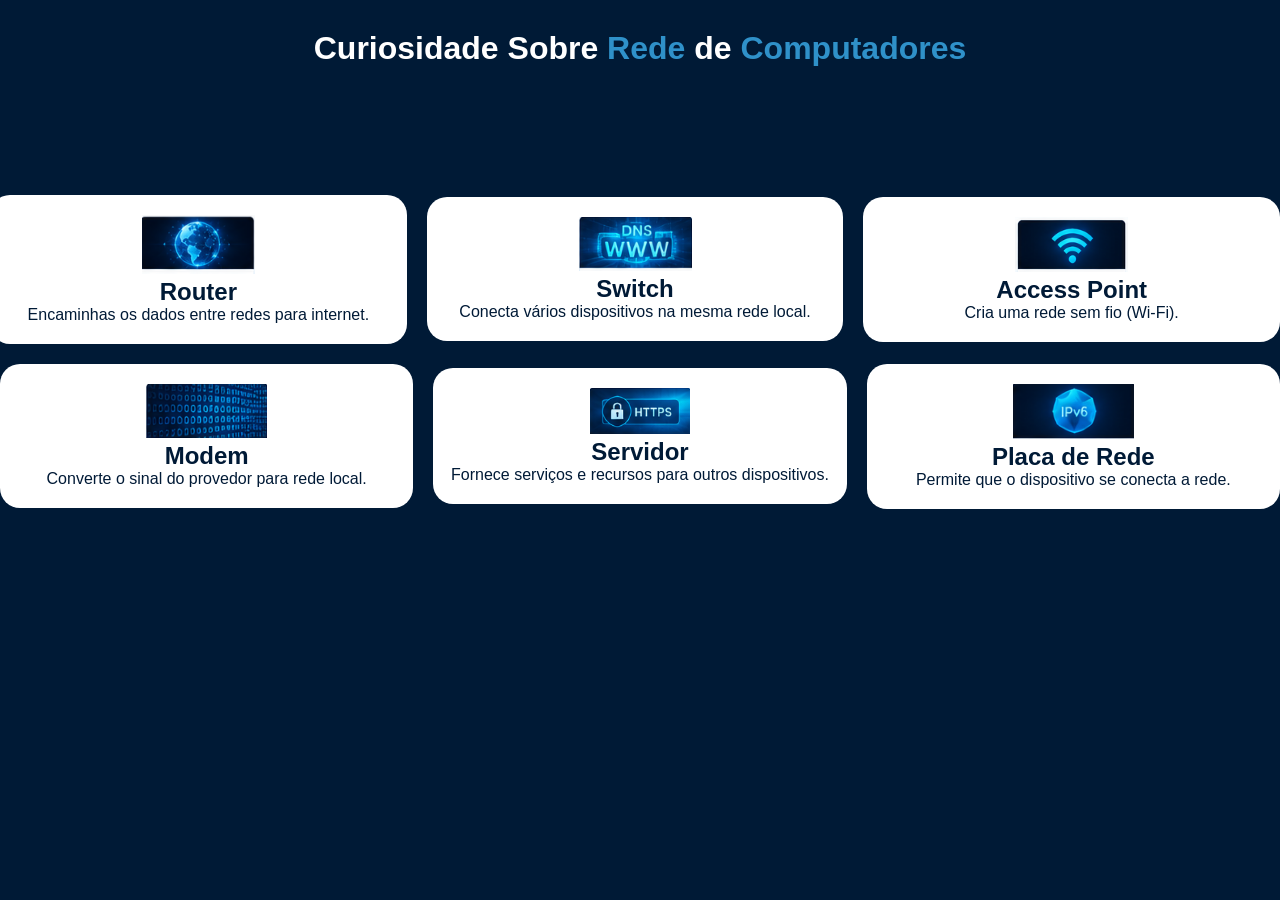
<file: curios.html>
<!DOCTYPE html>
<html lang="pt">
<head>
    <meta charset="UTF-8">
    <meta name="viewport" content="width=device-width, initial-scale=1.0">
    <link rel="stylesheet" href="css/styles.css">
    <link rel="shortcut icon" href="imagen/lognh 1.png" type="image/x-icon">
    <title>Rede de Computador</title>
</head>
<body>
    <div class="topp">
        <h1>Curiosidade Sobre <strong>Rede</strong> de <strong>Computadores</strong> <br> <p class="ep">Você sabia que...?</p></h1>
    </div>
     <main>
        <header>
            
            <div class="quadr" style="padding: 20px 20px;">
                <img src="imagen/b.png" alt="">
                <h2>Router</h2>
                <p>Encaminhas os dados entre redes para internet.</p>
            </div>
            <div class="quadr" style="padding: 20px 20px;">
                <img src="imagen/c.png" alt="" >
                <h2>Switch</h2>
                <p>Conecta vários dispositivos na mesma rede local.</p>
            </div>
            <div class="quadr" style="padding: 20px 20px;">
                <img src="imagen/d.png" alt="">
                <h2>Access Point</h2>
                <p>Cria uma rede sem fio (Wi-Fi).</p>
            </div>
            
        </header>

        <article>
            
            <div class="quadr" style="padding: 20px 5px;">
                <img src="imagen/001.png" alt="">
                <h2>Modem</h2>
                <p>Converte o sinal do provedor para rede local.</p>
            </div>
            <div class="quadr" style="padding: 20px 5px;">
                <img src="imagen/htpp.png" alt="" style="width: 25%;">
                <h2>Servidor</h2>
                <p>Fornece serviços e recursos para outros dispositivos.</p>
            </div>
            <div class="quadr" style="padding: 20px 5px;">
                <img src="imagen/ipv.png" alt="" style="width: 30%;">
                <h2>Placa de Rede</h2>
                <p>Permite que o dispositivo se conecta a rede.</p>
            </div>
        </article>
        
    </main>
</body>
</html>
</file>
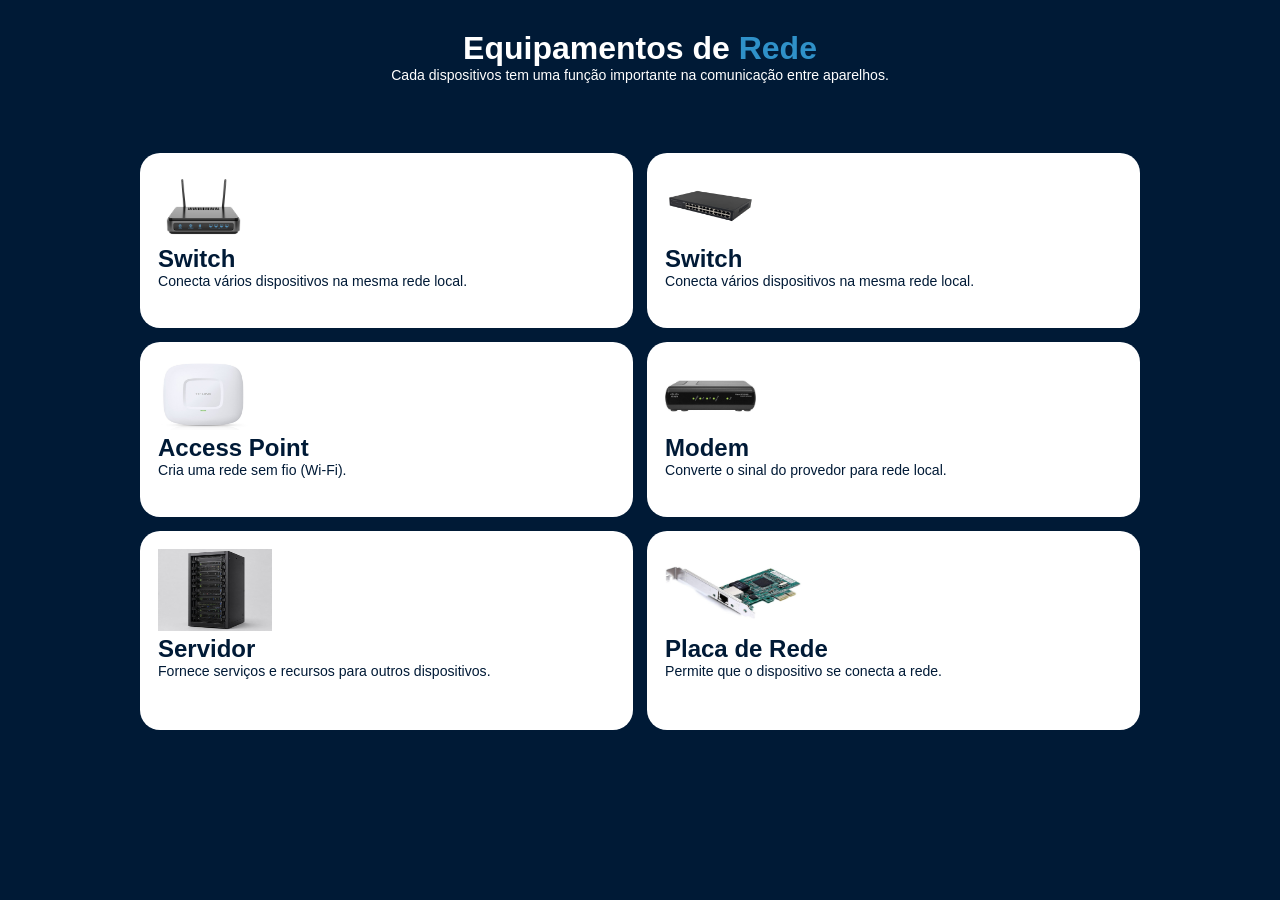
<file: equip.html>
<!DOCTYPE html>
<html lang="pt">
<head>
    <meta charset="UTF-8">
    <meta name="viewport" content="width=device-width, initial-scale=1.0">
    <link rel="stylesheet" href="css/equ.css">
    <link rel="shortcut icon" href="imagen/lognh 1.png" type="image/x-icon">
    <title>Rede de Computador</title>
</head>
<body>
    <div class="topp">
        <h1>Equipamentos de <strong>Rede</strong></h1>
        <p class="ep">Cada dispositivos tem uma função importante na comunicação entre aparelhos.</p>
    </div>
    <main>
        <div class="fac">
            <div class="fa">
                <img src="imagen/MetroNet - Profile.png" alt="">
                <div>
                    <h2>Switch</h2>
                    <p>Conecta vários dispositivos na mesma rede local.</p>
                </div>
            </div>
            <div class="fa">
                <img src="imagen/NS-101-24_1024x (1).jpg" alt="" style="width: 20%;">
                <div>
                    <h2>Switch</h2>
                    <p>Conecta vários dispositivos na mesma rede local.</p>
                </div>
            </div>
            <div class="fa">
                <img src="imagen/55-EAP225_0.png" alt="" style="width: 20%;">
                <div>
                    <h2>Access Point</h2>
                    <p>Cria uma rede sem fio (Wi-Fi).</p>
                </div>
            </div>
            <div class="fa">
                <img src="imagen/Cisco_3000_800x.jpg" alt="">
                <div>
                    <h2>Modem</h2>
                    <p>Converte o sinal do provedor para rede local.</p>
                </div>
            </div>
            <div class="fa">
                <img src="imagen/product-enterprise-servers.png" alt="" style="width: 25%;">
                <div>
                    <h2>Servidor</h2>
                    <p>Fornece serviços e recursos para outros dispositivos.</p>
                </div>
            </div>
            <div class="fa">
                <img src="imagen/placa_de_rede_1_porta_pci_e_125_1_75fceddc89a318d72405d6cc6f9d6b9b.jpg" alt="" style="width: 30%;">
                <div>
                    <h2>Placa de Rede</h2>
                    <p>Permite que o dispositivo se conecta a rede.</p>
                </div>
            </div>
        </div>
    </main>

</body>
</html>
</file>
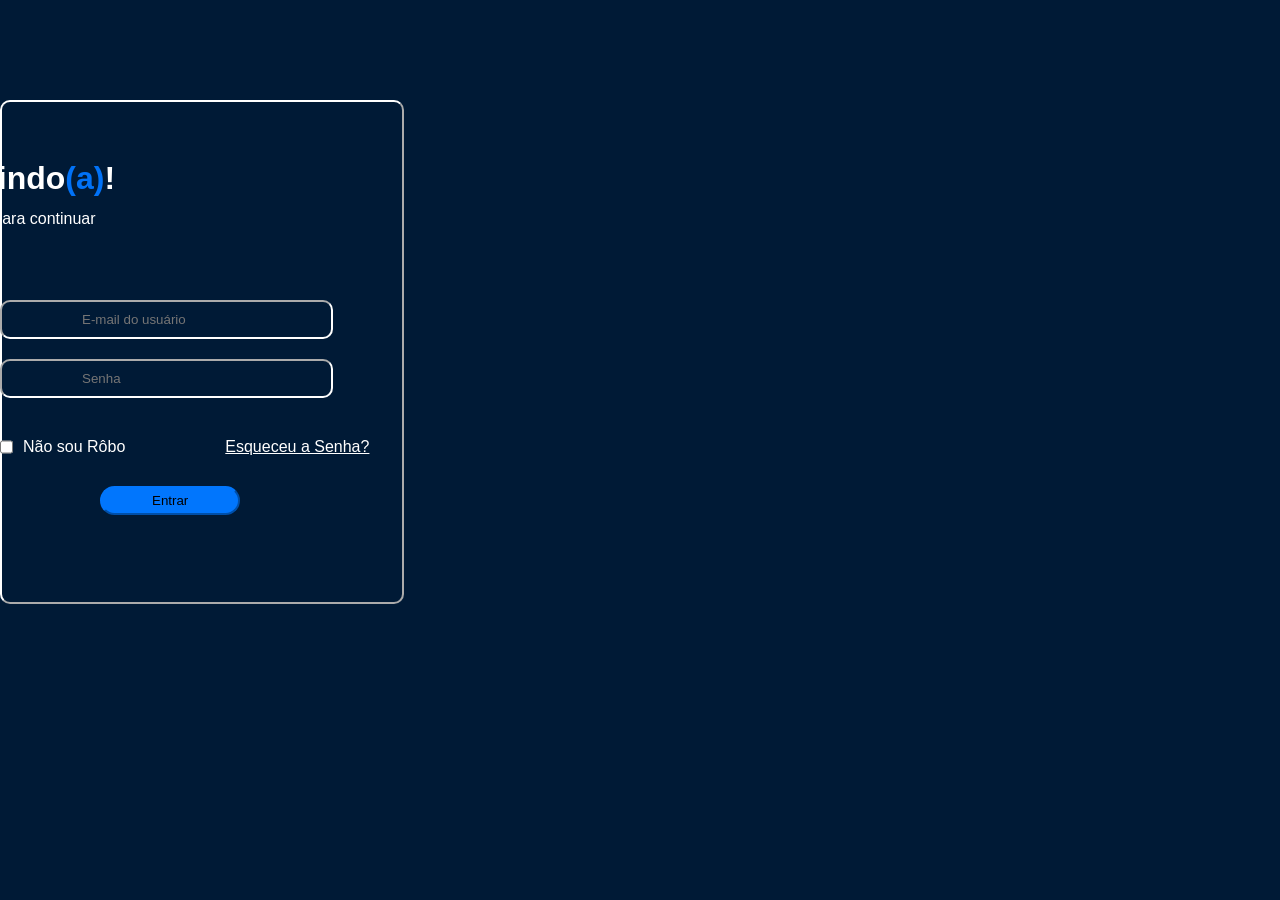
<file: login.html>
<!DOCTYPE html>
<html lang="pt">
<head>
    <meta charset="UTF-8">
    <meta name="viewport" content="width=device-width, initial-scale=1.0">
    <link rel="stylesheet" href="css/log.css">
    <link rel="shortcut icon" href="imagen/log1.png" type="image/x-icon">
    <link rel="shortcut icon" href="imagen/lognh 1.png" type="image/x-icon">
    <title>Rede de Computador</title>
</head>
<body>
    <header>
        <table border="2px">
            <form>
                <div class="conteiner">
                    <h1>Bem-vindo<strong>(a)</strong>!</h1>
                    <p class="sub-tex">Faça login para continuar</p>
                </div>
                <div class="login">
                    <input type="email" placeholder="E-mail do usuário" class="emai">
                    <br>
                    <input type="password" name="password" placeholder="Senha" class="senh">
                    <br>
                    <nav>
                        <input type="checkbox" name="clik" id="" class="ponto" required>
                        <p class="b">Não sou Rôbo</p>
                        <a href="#" class="a">Esqueceu a Senha?</a>
                    </nav>
                    <button><a href="#" class="boto-btn" id="btn">Entrar</a></button>
                </div>
            </form>
        </table>
    </header>
</body>
</html>
</file>
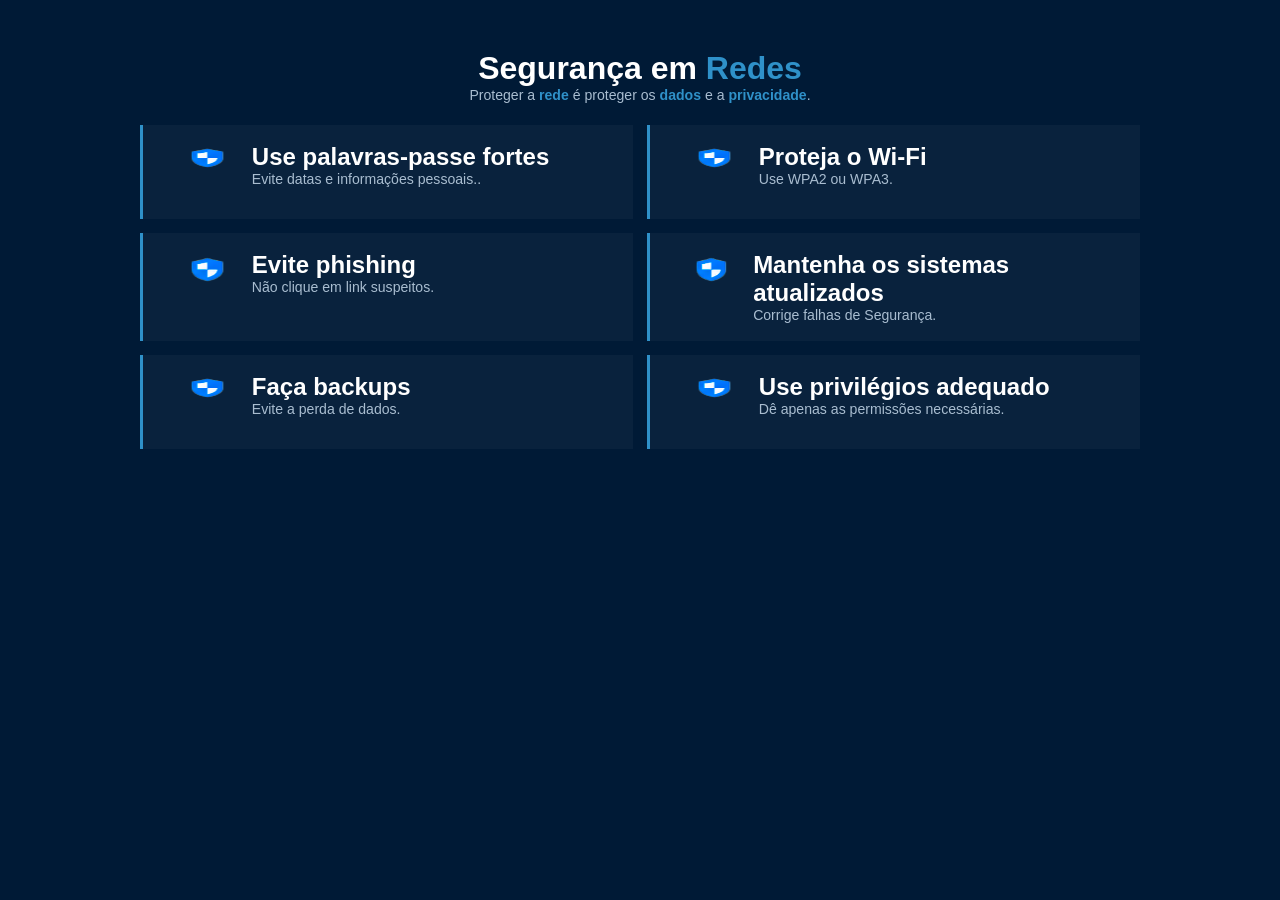
<file: seg.html>
<!DOCTYPE html>
<html lang="pt">
<head>
    <meta charset="UTF-8">
    <meta name="viewport" content="width=device-width, initial-scale=1.0">
    <link rel="stylesheet" href="css/styless.css">
    <link rel="shortcut icon" href="imagen/lognh 1.png" type="image/x-icon">
    <title>Rede de Computador</title>
</head>
<body>
    <header>
        <h1>Segurança em <strong>Redes</strong></h1>
        <p>Proteger a <strong>rede</strong> é proteger os <strong>dados</strong> e a <strong>privacidade</strong>.</p>
    </header>
    <main>
        <div class="fac">
            <div class="fa">
                <img src="imagen/se1.png" alt="">
                <div>
                    <h2>Use palavras-passe fortes</h2>
                    <P>Evite datas e informações pessoais..</P>
                </div>
            </div>
            <div class="fa">
                <img src="imagen/se1.png" alt="">
                <div>
                    <h2>Proteja o Wi-Fi</h2>
                    <p>Use WPA2 ou WPA3.</p>
                </div>
            </div>
            <div class="fa">
                <img src="imagen/se1.png" alt="">
                <div>
                    <h2>Evite phishing</h2>
                    <p>Não clique em link suspeitos.</p>
                </div>
            </div>
            <div class="fa">
                <img src="imagen/se1.png" alt="">
                <div>
                    <h2>Mantenha os sistemas atualizados</h2>
                    <p>Corrige falhas de Segurança.</p>
                </div>
            </div>
            <div class="fa">
                <img src="imagen/se1.png" alt="">
                <div>
                    <h2>Faça backups</h2>
                    <p>Evite a perda de dados.</p>
                </div>
            </div>
            <div class="fa">
                <img src="imagen/se1.png" alt="">
                <div>
                    <h2>Use privilégios adequado</h2>
                    <p>Dê apenas as permissões necessárias.</p>
                </div>
            </div>
        </div>
    </main>
</body>
</html>
</file>
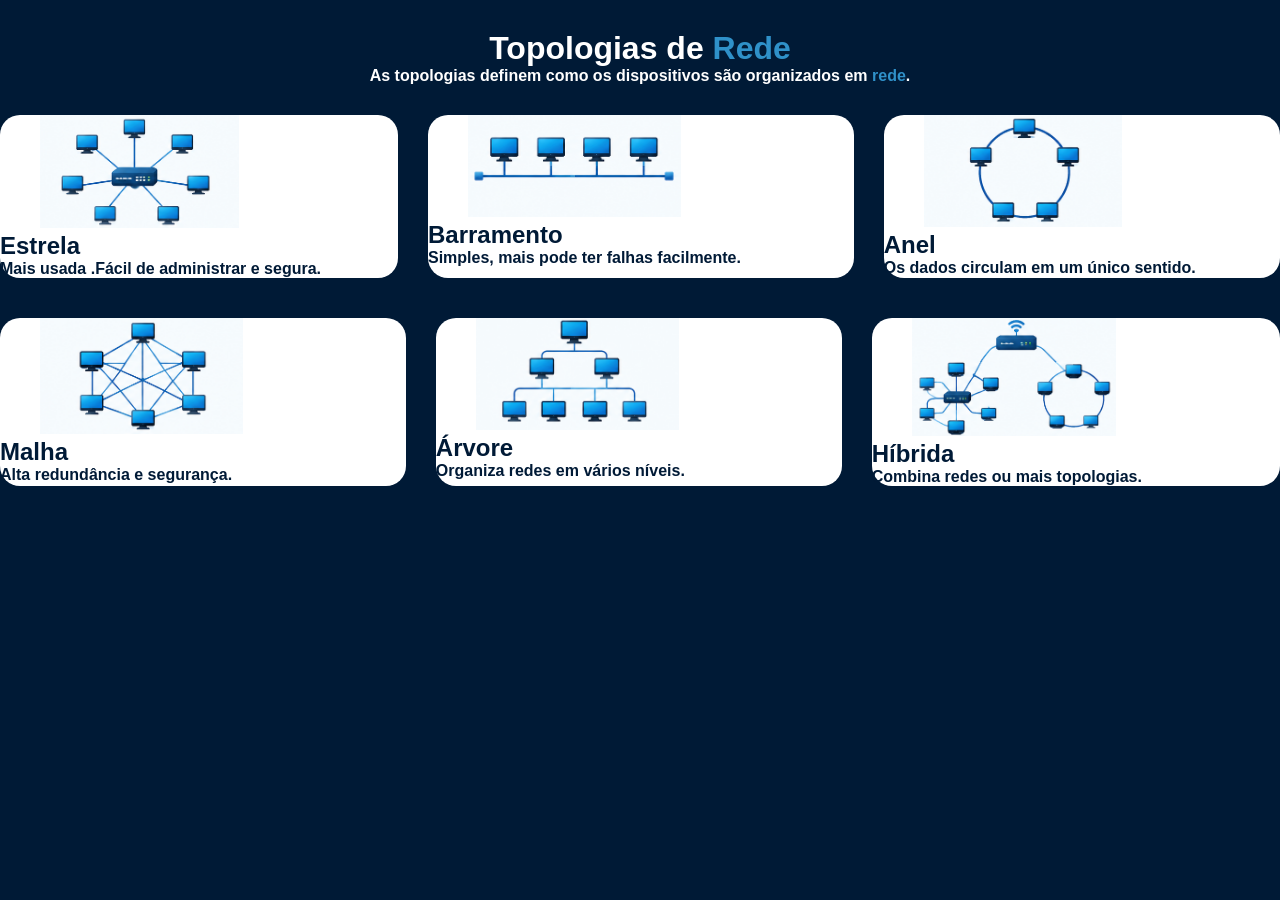
<file: top.html>
<!DOCTYPE html>
<html lang="pt">
<head>
    <meta charset="UTF-8">
    <meta name="viewport" content="width=device-width, initial-scale=1.0">
    <link rel="stylesheet" href="css/top.css">
    <link rel="shortcut icon" href="imagen/lognh 1.png" type="image/x-icon">
    <title>Rede de Computador</title>
</head>
<body>
    <div class="topp">
        <h1>Topologias de <strong>Rede</h1>
        <p class="ep">As topologias definem como os dispositivos são organizados em <strong>rede</strong>.</p>
    </div>
    <main>
        <div class="prin">
            <div class="quadr">
            <img src="imagen/estr.png" alt="">
                <h2>Estrela</h2>
                <p>Mais usada .Fácil de administrar e segura.</p>
            </div>
            <div class="quadr">
            <img src="imagen/barr.png" alt="">
                <h2>Barramento</h2>
                <p>Simples, mais pode ter falhas facilmente.</p>
            </div>
            <div class="quadr">
            <img src="imagen/anel.png" alt="">
                <h2>Anel</h2>
                <p>Os dados circulam em um único sentido.</p>
            </div>
        </div>

        <div class="princ">
            <div class="quadr">
            <img src="imagen/malh.png" alt="">
                <h2>Malha</h2>
                <p>Alta redundância e segurança.</p>
            </div>
            <div class="quadr">
            <img src="imagen/arvor.png" alt="">
                <h2>Árvore</h2>
                <p>Organiza redes em vários níveis.</p>
            </div>
            <div class="quadr">
            <img src="imagen/hibri.png" alt="">
                <h2>Híbrida</h2>
                <p>Combina redes ou mais topologias.</p>
            </div>
        </div>
    </main>

</body>
</html>
</file>
<file: css/styles.css>
*{
    font-family: Arial, Helvetica, sans-serif;
    margin: 0;
    padding: 0;
}
body{
    background-color: #001a36;
}

.topp{
    margin-top: 30px;
    text-align: center;
}
h1{
    cursor: pointer;
    color: white;
}
h1 > p {
    display: none;
}
h1:hover > p{
    display: block;
}
.ep{
    color: white;
}
strong{
    color: #2F91C9;
}
main{
    justify-items: center;
    text-align: center;
    align-items: center;
}
header{
    margin-left: -10px;
    margin-top: 10%;
    display: flex;
    gap: 20px;
    justify-items: center;
    text-align: center;
    align-items: center;
}
article{
    
    margin-top: 20px;
    display: flex;
    gap: 20px;
    justify-items: center;
    text-align: center;
    align-items: center;
}
.quadr{
    background-color: white;
    border-radius: 20px;
    width: 40%;
}
h2{
    color: #001a36;
}
p{
    color: #001a36;
}
img{
    width: 30%;
}
</file>
<file: css/equ.css>
*{
    font-family: Arial, Helvetica, sans-serif;
    margin: 0;
    padding: 0;
    list-style: none;
    text-decoration: none;
}
body{
    background-color: #001a36;
}

.topp{
    margin-bottom: 70px;
    margin-top: 30px;
    text-align: center;
}
h1{
    color: white;
}
.ep{
    color: white;
}
main{
    margin: auto;
    min-width: 300px;
    max-width: 1000px;
}
main img{
    align-items: center;
    justify-items: center;
    height: 50%;
    width: 20%;
}
.fac{
    display:grid;
    grid-template-columns:repeat(2,1fr);
    gap:14px;
    margin-top:22px;
}
.fa{
    padding:18px;
    background:white;
    border-radius: 20px;
}
h2{
    color: #001a36;
}
p{
    font-size:.88rem;
    color: #001a36;
}
strong{
    color: #2F91C9;
}
</file>
<file: css/log.css>
*{
    font-family: Arial, Helvetica, sans-serif;
    margin: 0;
    padding: 0;
}
body{
    background-color: #001a36;
}
header{
    align-items: center;
    justify-items: center;
    margin-top: 100px;
}
table{
    background-color: #001a36;
    padding: 250px 200px;
    border-radius: 10px;
    border-color: white;
}
h1{
    color: white;
    position: absolute;
    margin-top: 60px;
    margin-left: -100px;
}
strong{
    color: #0172F7;
}
.sub-tex{
    color: white;
    position: absolute;
    margin-top: 110px;
    margin-left: -85px;
}
.login{
    position: absolute;
    margin-top: 200px;
}
input{
    color: white;
    background-color: #001a36;
    border-color: white;
    border-radius: 10px;
    padding: 10px 80px;
}
.senh{
    color: white;
    margin-top: 20px;
    margin-bottom: 20px;
}
.ponto{
    padding: 100px 100px;
}
button{
    margin-top: 30px;
    margin-left: 100px;
    padding: 5px 50px;
    border-radius: 20px;
    border-color: #0176FD;
    background-color: #0176FD;
}
p{
    color: white;
}
nav{
    margin-top: 20px;
    display: flex;
}
a{
    color: white;
}
.boto-btn{
    color: black;
    text-decoration: none;
}
.linh{
    margin-left: 20px;
    display: flex;
}
.a{
    margin-left: 100px;
}
.b{
    margin-left: 10px;
}
</file>
<file: css/styless.css>
*{
    list-style: none;
    margin: 0;
    padding: 0;
    font-family: Arial, Helvetica, sans-serif;
}
body{
    color: white;
    background-color: #001a36;
}
header{
    text-align: center;
    margin-top: 50px;
}
strong{
    color: #2F91C9;
}
main{
    margin: auto;
    min-width: 300px;
    max-width: 1000px;
}
main img{
    height: 50%;
    width: 20%;
}
.fac{
    display:grid;
    grid-template-columns:repeat(2,1fr);
    gap:14px;
    margin-top:22px;
}
.fa{
    display: flex;
    padding:18px;
    border-left:3px solid #2F91C9;
    background:rgba(255,255,255,.035);
}
p{
    font-size:.88rem;
    color: #a9bdd0;
}
</file>
<file: css/top.css>
*{
    font-family: Arial, Helvetica, sans-serif;
    margin: 0;
    padding: 0;
    list-style: none;
    text-decoration: none;
}
body{
    background-color: #001a36;
}

.topp{
    margin-top: 30px;
    margin-bottom: 30px;
    text-align: center;
}
h1{
    color: white;
}
.ep{
    color: white;
}
main{
    margin: auto;
    min-width: 300px;
}
.prin{
    display: flex;
    gap: 30px;
}
.princ{
    display: flex;
    gap: 30px;
    margin-top: 40px;
}
.quadr{
    border-radius: 20px;
    background-color: white;
}
strong{
    color: #2F91C9;
}
h2{
     color: #001a36;
}
p{
    color: #001a36;
}
img{
    width: 50%;
    margin-left: 40px;
}
</file>
